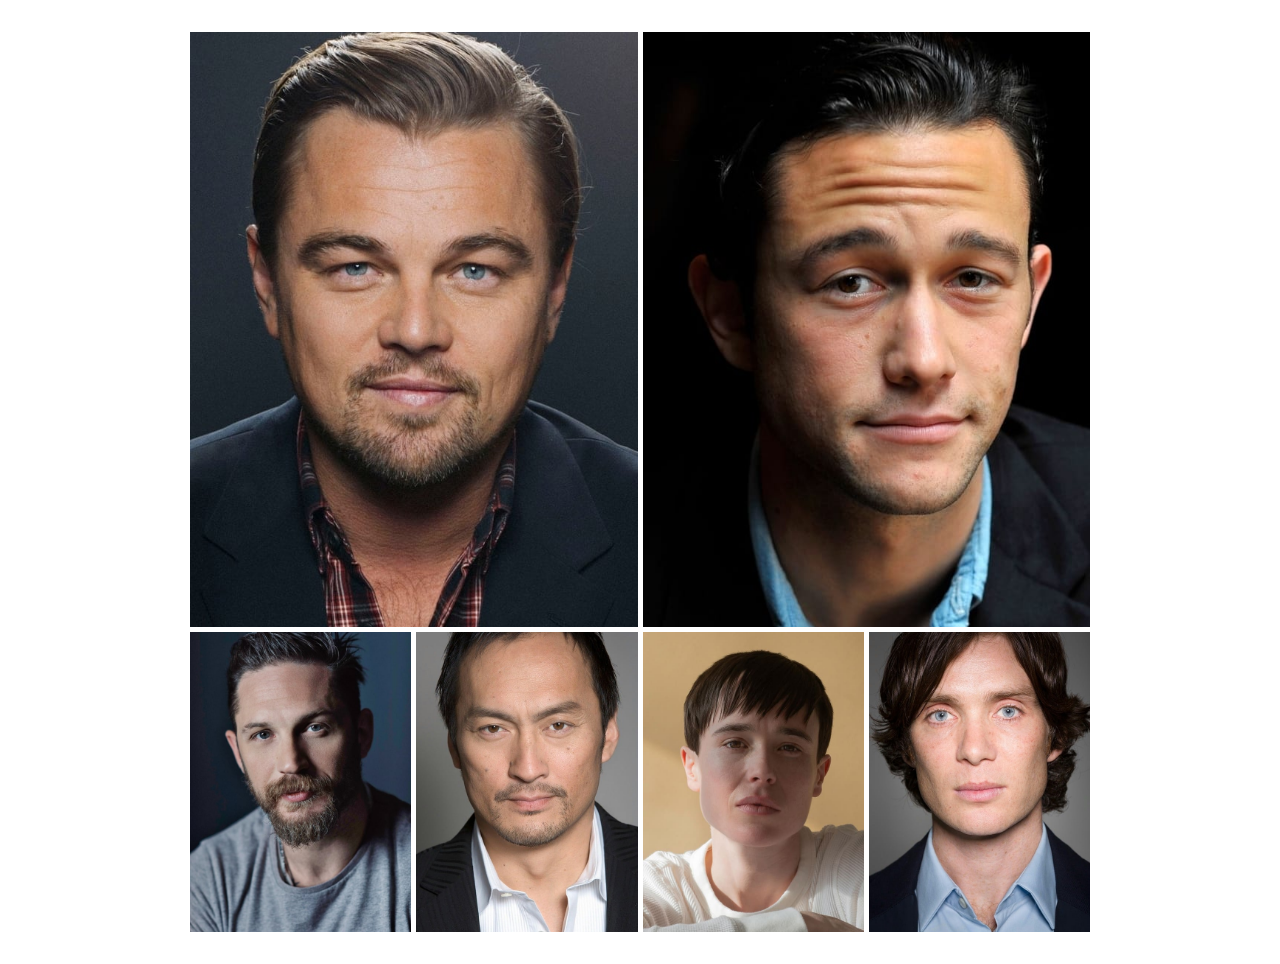
<file: actors_gallery.html>
<!DOCTYPE html>
<html lang="en">
<head>
    <meta charset="UTF-8">
    <meta http-equiv="X-UA-Compatible" content="IE=edge">
    <meta name="viewport" content="width=device-width, initial-scale=1.0">
    <link rel="stylesheet" href="css/gallery.css">
    <title>Inception Actors Gallery</title>
</head>
<body>
    <div class="container">

        <div class="l_dicaprio">
            <div class="img">
                <img src="images/dicaprio.jpg" alt="">
            </div>
        </div>
        <div class="j_levitt">
            <div class="img">
                <img src="images/levitt.jpg" alt="">
            </div>
        </div>
        <div class="t_hardy">
            <div class="img">
                <img src="images/hardy.jpg" alt="">
            </div>
        </div>
        <div class="k_watanabe">
            <div class="img">
                <img src="images/watanabe.jpg" alt="">
            </div>
        </div>
        <div class="e_page">
            <div class="img">
                <img src="images/page.jpg" alt="">
            </div>
        </div>
        <div class="c_murphy">
            <div class="img">
                <img src="images/murphy.jpg" alt="">
            </div>
        </div>
    </div>
</body>
</html>
</file>
<file: css/gallery.css>
* {
    margin: 0;
    padding: 0;
    box-sizing: border-box;
    /*border: 1px solid red;*/
}
.container {
    width: 900px;
    height: 900px;
    margin: 2rem auto;
    display: grid;
    grid-template-columns: repeat(4, 1fr);
    grid-template-rows: 595px 300px;
    gap: 5px;
}
.container > div {
    width: 100%;
    height: 100%;
}
.img {
    width: 100%;
    height: 100%;
}
.img img {
    width: 100%;
    height: 100%;
    object-fit: cover;
}
.l_dicaprio {
    grid-column: 1/3;
    grid-row: 1/2;
}
.j_levitt {
    grid-column: 3/5;
    grid-row: 1/2;
}
@media (max-width: 568px) {
    body {
        background-color: #000;
    }
    .container {
        width: auto;
        grid-template-columns: repeat(1, auto);
        grid-template-rows: repeat(6, 1fr);
        grid-template-areas: 
        "l_dicaprio"
        "j_levitt"
        "t_hardy"
        "k_watanabe"
        "e_page"
        "c_murphy"
        ;
    }
    .l_dicaprio {
        grid-area: l_dicaprio;
    }
    .j_levitt {
        grid-area: j_levitt;
    }
    .t_hardy {
         grid-area: t_hardy;
    }
    .k_watanabe {
        grid-area: k_watanabe;
   }
   .e_page {
    grid-area: e_page;
    }
    .c_murphy {
        grid-area: c_murphy;
   }
}
</file>
